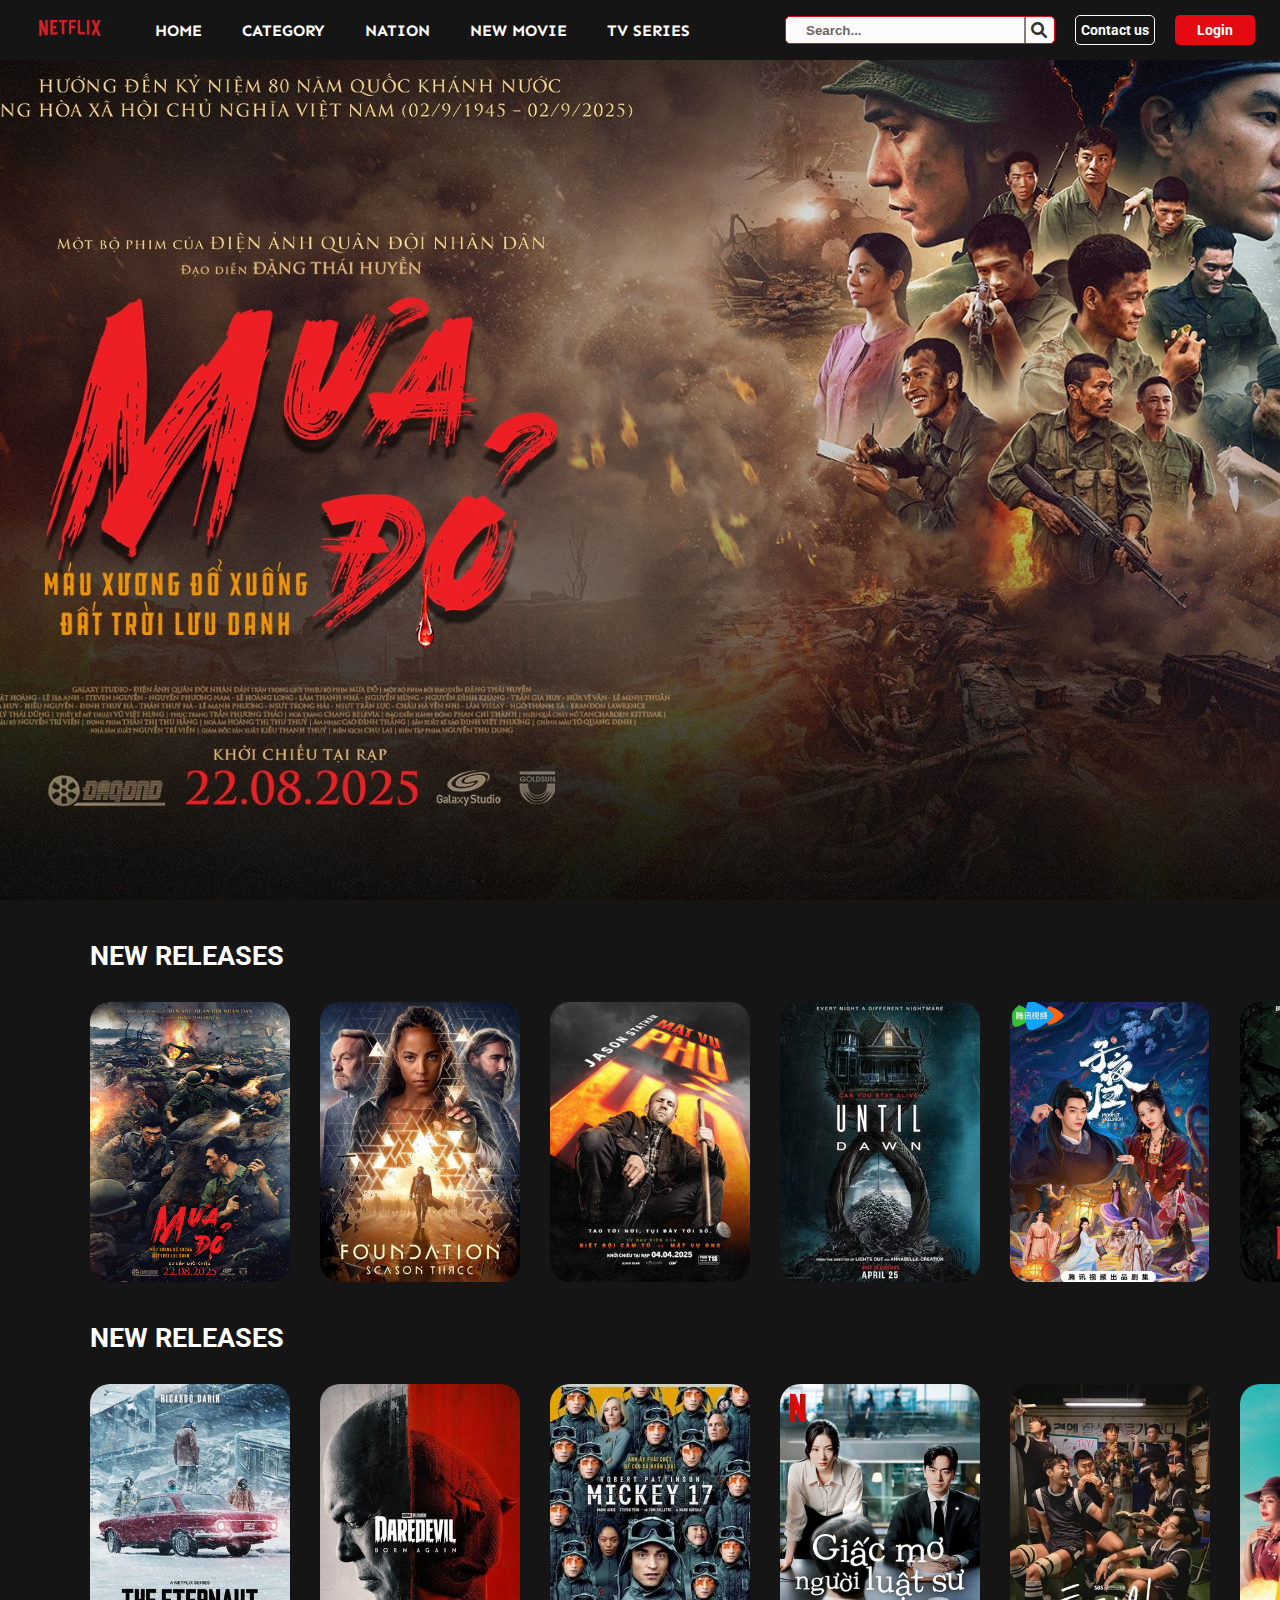
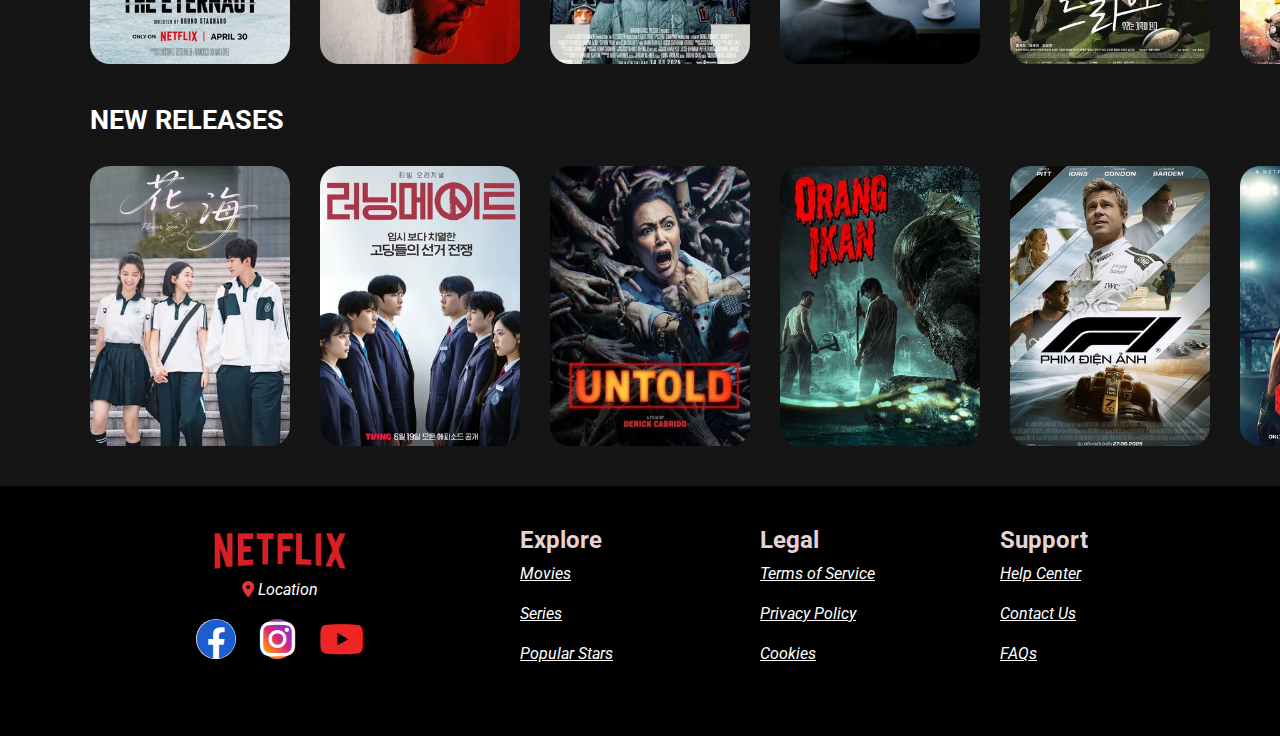
<file: index.html>
<!DOCTYPE html>
<html lang="en">
<head>
    <meta charset="UTF-8">
    <meta name="viewport" content="width=device-width, initial-scale=1.0">
    <title>NEWMOVIES</title>
    <link rel="stylesheet" href="style1.css">
    <link href="https://fonts.googleapis.com/css2?family=Roboto:ital,wght@0,100..900;1,100..900&family=Sen:wght@400..800&display=swap" rel="stylesheet">
    <link rel="stylesheet" href="https://cdnjs.cloudflare.com/ajax/libs/font-awesome/6.0.0-beta3/css/all.min.css">
</head>
<body>
    <!-- Navbar thanh điều hướng -->
    <div id="navbar"></div>
    <script>
        fetch("components/navbar.html")
      .then(res => res.text())
      .then(data => document.getElementById("navbar").innerHTML = data);
    </script>

    <!-- Banner -->
    <div class="banner">
        <img src="../assets/banner/banner_2.jpg" alt="">
    </div>

    <!-- Khu vực phim -->
    <!-- <div class="container">
        <div class="content-container">
            <div class="movie-list-container">
                <h1 class="movie-list-title">NEW RELEASES</h1>
                <div class="movie-list-wrapper">
                    <div class="movie-list">
                        <div class="movie-list-item">
                            <img class="movie-list-item-img" src="assets/banner/banner_1.jpg" alt=""> -->
                            <!-- <span class="movie-list-item-title">Her</span>
                            <p class="movie-list-item-desc">Lorem ipsum, dolor sit amet consectetur adipisicing elit.</p>
                            <button class="movie-list-item-button">Watch</button> -->
                        <!-- </div>
                        <div class="movie-list-item">
                            <img class="movie-list-item-img" src="assets/banner/banner_1.jpg" alt=""> -->
                            <!-- <span class="movie-list-item-title">Her</span>
                            <p class="movie-list-item-desc">Lorem ipsum, dolor sit amet consectetur adipisicing elit.</p>
                            <button class="movie-list-item-button">Watch</button> -->
                        <!-- </div>
                        <div class="movie-list-item">
                            <img class="movie-list-item-img" src="assets/banner/banner_1.jpg" alt=""> -->
                            <!-- <span class="movie-list-item-title">Her</span>
                            <p class="movie-list-item-desc">Lorem ipsum, dolor sit amet consectetur adipisicing elit.</p>
                            <button class="movie-list-item-button">Watch</button> -->
                        <!-- </div>
                        <div class="movie-list-item">
                            <img class="movie-list-item-img" src="assets/banner/banner_1.jpg" alt=""> -->
                            <!-- <span class="movie-list-item-title">Her</span>
                            <p class="movie-list-item-desc">Lorem ipsum, dolor sit amet consectetur adipisicing elit.</p>
                            <button class="movie-list-item-button">Watch</button> -->
                        <!-- </div>
                        <div class="movie-list-item">
                            <img class="movie-list-item-img" src="assets/banner/banner_1.jpg" alt=""> -->
                            <!-- <span class="movie-list-item-title">Her</span>
                            <p class="movie-list-item-desc">Lorem ipsum, dolor sit amet consectetur adipisicing elit.</p>
                            <button class="movie-list-item-button">Watch</button> -->
                        <!-- </div>
                        <div class="movie-list-item">
                            <img class="movie-list-item-img" src="assets/banner/banner_1.jpg" alt=""> -->
                            <!-- <span class="movie-list-item-title">Her</span>
                            <p class="movie-list-item-desc">Lorem ipsum, dolor sit amet consectetur adipisicing elit.</p>
                            <button class="movie-list-item-button">Watch</button> -->
                        <!-- </div>
                        <div class="movie-list-item">
                            <img class="movie-list-item-img" src="assets/banner/banner_1.jpg" alt=""> -->
                            <!-- <span class="movie-list-item-title">Her</span>
                            <p class="movie-list-item-desc">Lorem ipsum, dolor sit amet consectetur adipisicing elit.</p>
                            <button class="movie-list-item-button">Watch</button> -->
                        <!-- </div>
                    </div>
                    <i class="fa-solid fa-chevron-right arrow"></i>
                </div>
            </div>
        </div>
     </div> -->

    <div class="container">
        <div class="content-container">
            <div class="movie-list-container">
                <h2>NEW RELEASES</h2>
                <div class="movie-list-wrapper">
                <div class="movie-list">
                    <div class="movie-list-item">
                        <img src="assets/film_images/movie_1.jpg" alt="">
                        <div class="overlay">
                            <div class="icon-btn"><i class="icon fa-solid fa-play"></i></div>
                            <p class="movie-list-item-title">Mưa đỏ</p>
                        </div>
                        
                    </div>
                    <div class="movie-list-item">
                        <img src="assets/film_images/movie_2.jpg" alt="">
                        <div class="overlay">
                            <div class="icon-btn"><i class="icon fa-solid fa-play"></i></div>
                        </div>
                    </div>
                    <div class="movie-list-item">
                        <img src="assets/film_images/movie_3.jpg" alt="">
                        <div class="overlay">
                            <div class="icon-btn"><i class="icon fa-solid fa-play"></i></div>
                        </div>
                    </div>
                    <div class="movie-list-item">
                        <img src="assets/film_images/movie_4.jpg" alt="">
                        <div class="overlay">
                            <div class="icon-btn"><i class="icon fa-solid fa-play"></i></div>
                        </div>
                    </div>
                    <div class="movie-list-item">
                        <img src="assets/film_images/movie_5.jpg" alt="">
                        <div class="overlay">
                            <div class="icon-btn"><i class="icon fa-solid fa-play"></i></div>
                        </div>
                    </div>
                    <div class="movie-list-item">
                        <img src="assets/film_images/movie_6.jpg" alt="">
                        <div class="overlay">
                            <div class="icon-btn"><i class="icon fa-solid fa-play"></i></div>
                        </div>
                    </div>
                    <div class="movie-list-item">
                        <img src="assets/film_images/movie_6.jpg" alt="">
                        <div class="overlay">
                            <div class="icon-btn"><i class="icon fa-solid fa-play"></i></div>
                        </div>
                    </div>
                    <div class="movie-list-item">
                        <img src="assets/film_images/movie_6.jpg" alt="">
                        <div class="overlay">
                            <div class="icon-btn"><i class="icon fa-solid fa-play"></i></div>
                        </div>
                    </div>
                    <div class="movie-list-item">
                        <img src="assets/film_images/movie_6.jpg" alt="">
                        <div class="overlay">
                            <div class="icon-btn"><i class="icon fa-solid fa-play"></i></div>
                        </div>
                    </div>
                    <div class="movie-list-item">
                        <img src="assets/film_images/movie_6.jpg" alt="">
                        <div class="overlay">
                            <div class="icon-btn"><i class="icon fa-solid fa-play"></i></div>
                        </div>
                    </div>


                </div>
                </div>
            </div>
            <div class="movie-list-container">
                <h2>NEW RELEASES</h2>
                <div class="movie-list">
                    <div class="movie-list-item">
                        <img src="assets/film_images/movie_7.jpg" alt="">
                        <div class="overlay">
                            <div class="icon-btn"><i class="icon fa-solid fa-play"></i></div>
                        </div>
                    </div>
                    <div class="movie-list-item">
                        <img src="assets/film_images/movie_8.jpg" alt="">
                        <div class="overlay">
                            <div class="icon-btn"><i class="icon fa-solid fa-play"></i></div>
                        </div>
                    </div>
                    <div class="movie-list-item">
                        <img src="assets/film_images/movie_9.jpg" alt="">
                        <div class="overlay">
                            <div class="icon-btn"><i class="icon fa-solid fa-play"></i></div>
                        </div>
                    </div>
                    <div class="movie-list-item">
                        <img src="assets/film_images/movie_10.jpg" alt="">
                        <div class="overlay">
                            <div class="icon-btn"><i class="icon fa-solid fa-play"></i></div>
                        </div>
                    </div>
                    <div class="movie-list-item">
                        <img src="assets/film_images/movie_11.jpg" alt="">
                        <div class="overlay">
                            <div class="icon-btn"><i class="icon fa-solid fa-play"></i></div>
                        </div>
                    </div>
                    <div class="movie-list-item">
                        <img src="assets/film_images/movie_12.jpg" alt="">
                        <div class="overlay">
                            <div class="icon-btn"><i class="icon fa-solid fa-play"></i></div>
                        </div>
                    </div>
                </div>
            </div>
            <div class="movie-list-container">
                <h2>NEW RELEASES</h2>
                <div class="movie-list">
                    <div class="movie-list-item">
                        <img src="assets/film_images/movie_13.jpg" alt="">
                        <div class="overlay">
                            <div class="icon-btn"><i class="icon fa-solid fa-play"></i></div>
                        </div>
                    </div>
                    <div class="movie-list-item">
                        <img src="assets/film_images/movie_14.jpg" alt="">
                        <div class="overlay">
                            <div class="icon-btn"><i class="icon fa-solid fa-play"></i></div>
                        </div>
                    </div>
                    <div class="movie-list-item">
                        <img src="assets/film_images/movie_15.jpg" alt="">
                        <div class="overlay">
                            <div class="icon-btn"><i class="icon fa-solid fa-play"></i></div>
                        </div>
                    </div>
                    <div class="movie-list-item">
                        <img src="assets/film_images/movie_16.jpg" alt="">
                        <div class="overlay">
                            <div class="icon-btn"><i class="icon fa-solid fa-play"></i></div>
                        </div>
                    </div>
                    <div class="movie-list-item">
                        <img src="assets/film_images/movie_17.jpg" alt="">
                        <div class="overlay">
                            <div class="icon-btn"><i class="icon fa-solid fa-play"></i></div>
                        </div>
                    </div>
                    <div class="movie-list-item">
                        <img src="assets/film_images/movie_18.jpg" alt="">
                        <div class="overlay">
                            <div class="icon-btn"><i class="icon fa-solid fa-play"></i></div>
                        </div>
                    </div>
                </div>
            </div>
        </div>
    </div>
    <!-- Footer -->
    <footer id="footer"></footer>
    <script>
        fetch("components/footer.html")
      .then(res => res.text())
      .then(data => document.getElementById("footer").innerHTML = data);
    </script>
</body>
</html>
</file>
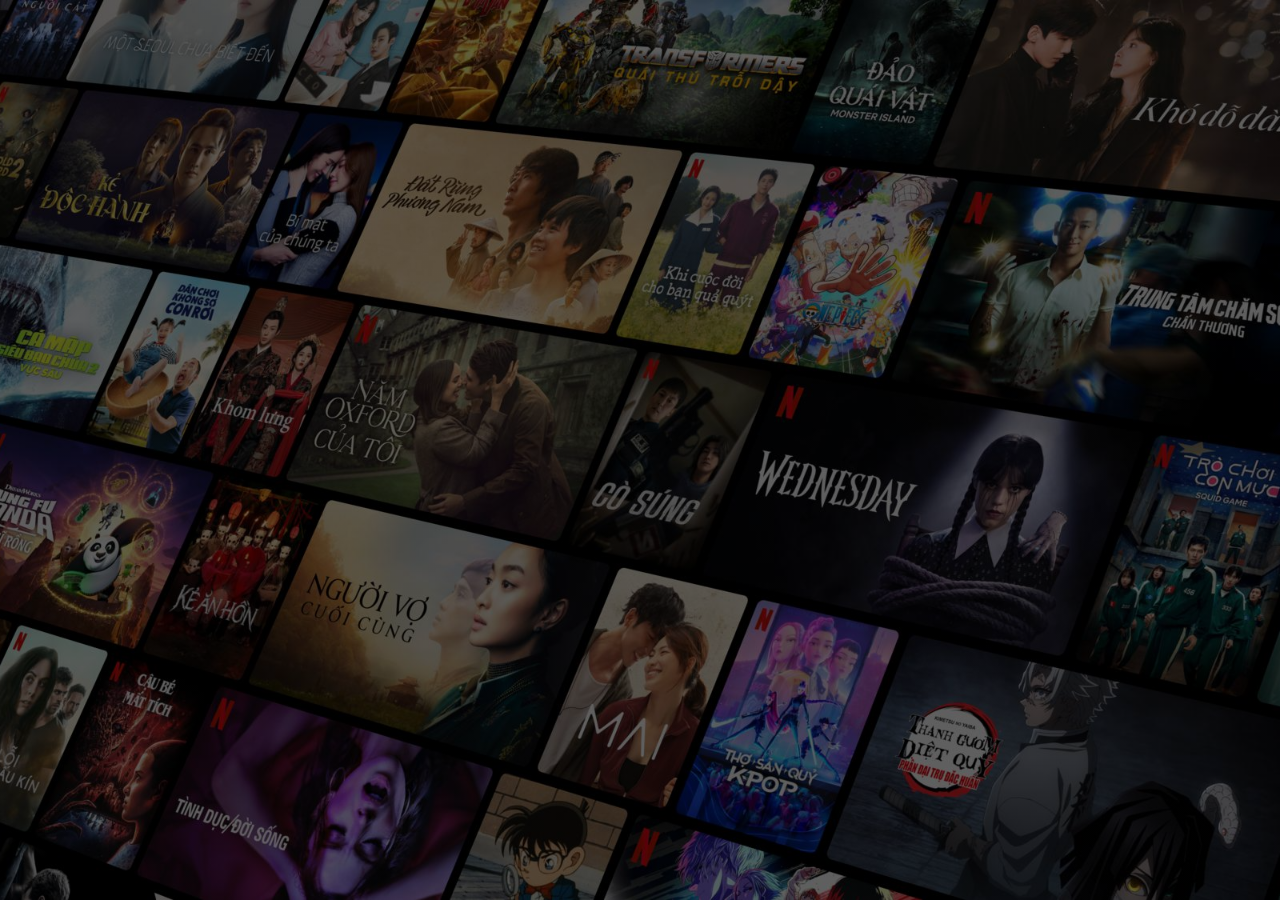
<file: login.html>
<!DOCTYPE html>
<html lang="en">
<head>
    <meta charset="UTF-8">
    <meta name="viewport" content="width=device-width, initial-scale=1.0">
    <title>Log in</title>
    <link rel="stylesheet" href="login.css">
    <link href='https://unpkg.com/boxicons@2.1.4/css/boxicons.min.css' rel='stylesheet'>
    <link href="https://fonts.googleapis.com/css2?family=Poppins:wght@300;400;500;600;700;800;900&display=swap" rel="stylesheet">
    <style>
        body {
            background: linear-gradient(rgba(0, 0, 0, 0.5), rgba(0, 0, 0, 0.5)), url("assets/banner/background_login.jpg");
            background-size: cover;
            background-position: center;
        }
    </style>
</head>
<body>
    <div class="container">
        <div class="form-box login">
            <form action="">
                <h1>Sign in</h1>
                <div class="input-box">
                    <input type="text" placeholder="Username" required>
                    <i class='bx bxs-user'></i>
                </div>
                <div class="input-box">
                    <input type="password" placeholder="Password" required>
                    <i class='bx bxs-lock-alt'></i>
                </div>
                <div class="forgot-link">
                    <a href="#">Forgot password?</a>
                </div>
                <button type="submit" class="btn">Sign in</button>
                <!-- <p>or login with social platforms</p> -->
                <!-- <div class="social-icons">
                    <a href="#"><i class='bx bxl-google' ></i></a>
                    <a href="#"><i class='bx bxl-facebook'></i></a>
                    <a href="#"><i class='bx bxl-github'></i></a>
                    <a href="#"><i class='bx bxl-linkedin' ></i></a>
                </div> -->
            </form>
        </div>

        <div class="form-box register">
            <form action="">
                <h1>Registration</h1>
                <div class="input-box">
                    <input type="text" placeholder="Username" required>
                    <i class='bx bxs-user'></i>
                </div>  
                <div class="input-box">
                    <input type="email" placeholder="Email" required>
                    <i class='bx bxs-envelope' ></i>
                </div>
                <div class="input-box">
                    <input type="password" placeholder="Password" required>
                    <i class='bx bxs-lock-alt'></i>
                </div>
                <div class="forgot-link">
                    <a href="#">Forgot password?</a>
                </div>
                <button type="submit" class="btn">Login</button>
                <p>or login with social platforms</p>
                <div class="social-icons">
                    <a href="#"><i class='bx bxl-google' ></i></a>
                    <a href="#"><i class='bx bxl-facebook'></i></a>
                    <a href="#"><i class='bx bxl-github'></i></a>
                    <a href="#"><i class='bx bxl-linkedin' ></i></a>
                </div>
            </form>
        </div>
        <div class="toggle-box">
            <div class="toggle-panal toggle-left">
                <h1>Hello, Welcome!</h1>
                <p>Don't have an account?</p>
                <button class="btn register-btn">register</button>
            </div>
        </div>
    </div>
</body>
</html>
</file>
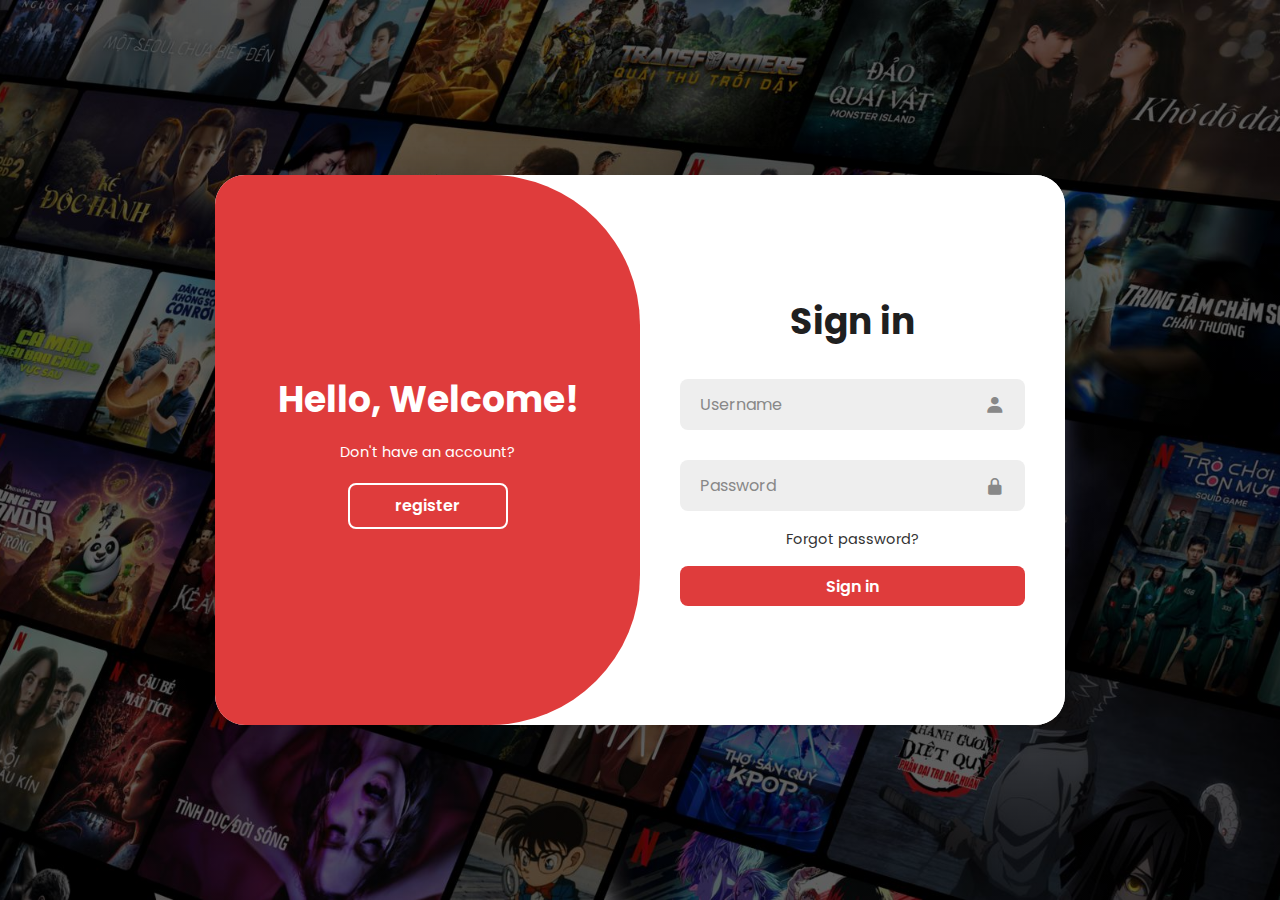
<file: login1.html>
<!DOCTYPE html>
<html lang="en">
<head>
    <meta charset="UTF-8">
    <meta name="viewport" content="width=device-width, initial-scale=1.0">
    <title>Log in</title>
    <link rel="stylesheet" href="login1.css">
    <link href='https://unpkg.com/boxicons@2.1.4/css/boxicons.min.css' rel='stylesheet'>
    <link href="https://fonts.googleapis.com/css2?family=Poppins:wght@300;400;500;600;700;800;900&display=swap" rel="stylesheet">
    <style>
        body {
            background: linear-gradient(rgba(0, 0, 0, 0.5), rgba(0, 0, 0, 0.5)), url("assets/banner/background_login.jpg");
            background-size: cover;
            background-position: center;
        }
    </style>
</head>
<body>
    <div class="container">
        <div class="form-box login">
            <form action="">
                <h1>Sign in</h1>
                <div class="input-box">
                    <input type="text" placeholder="Username" required>
                    <i class='bx bxs-user'></i>
                </div>
                <div class="input-box">
                    <input type="password" placeholder="Password" required>
                    <i class='bx bxs-lock-alt'></i>
                </div>
                <div class="forgot-link">
                    <a href="#">Forgot password?</a>
                </div>
                <button type="submit" class="btn">Sign in</button>
                <!-- <p>or login with social platforms</p> -->
                <!-- <div class="social-icons">
                    <a href="#"><i class='bx bxl-google' ></i></a>
                    <a href="#"><i class='bx bxl-facebook'></i></a>
                    <a href="#"><i class='bx bxl-github'></i></a>
                    <a href="#"><i class='bx bxl-linkedin' ></i></a>
                </div> -->
            </form>
        </div>

        <div class="form-box register">
            <form action="">
                <h1>Registration</h1>
                <div class="input-box">
                    <input type="text" placeholder="Username" required>
                    <i class='bx bxs-user'></i>
                </div>  
                <div class="input-box">
                    <input type="email" placeholder="Email" required>
                    <i class='bx bxs-envelope' ></i>
                </div>
                <div class="input-box">
                    <input type="password" placeholder="Password" required>
                    <i class='bx bxs-lock-alt'></i>
                </div>
                <div class="forgot-link">
                    <a href="#">Forgot password?</a>
                </div>
                <button type="submit" class="btn">Login</button>
                <p>or login with social platforms</p>
                <div class="social-icons">
                    <a href="#"><i class='bx bxl-google' ></i></a>
                    <a href="#"><i class='bx bxl-facebook'></i></a>
                    <a href="#"><i class='bx bxl-github'></i></a>
                    <a href="#"><i class='bx bxl-linkedin' ></i></a>
                </div>
            </form>
        </div>
        <div class="toggle-box">
            <div class="toggle-panal toggle-left">
                <h1>Hello, Welcome!</h1>
                <p>Don't have an account?</p>
                <button class="btn register-btn">register</button>
            </div>
        </div>
    </div>
</body>
</html>
</file>
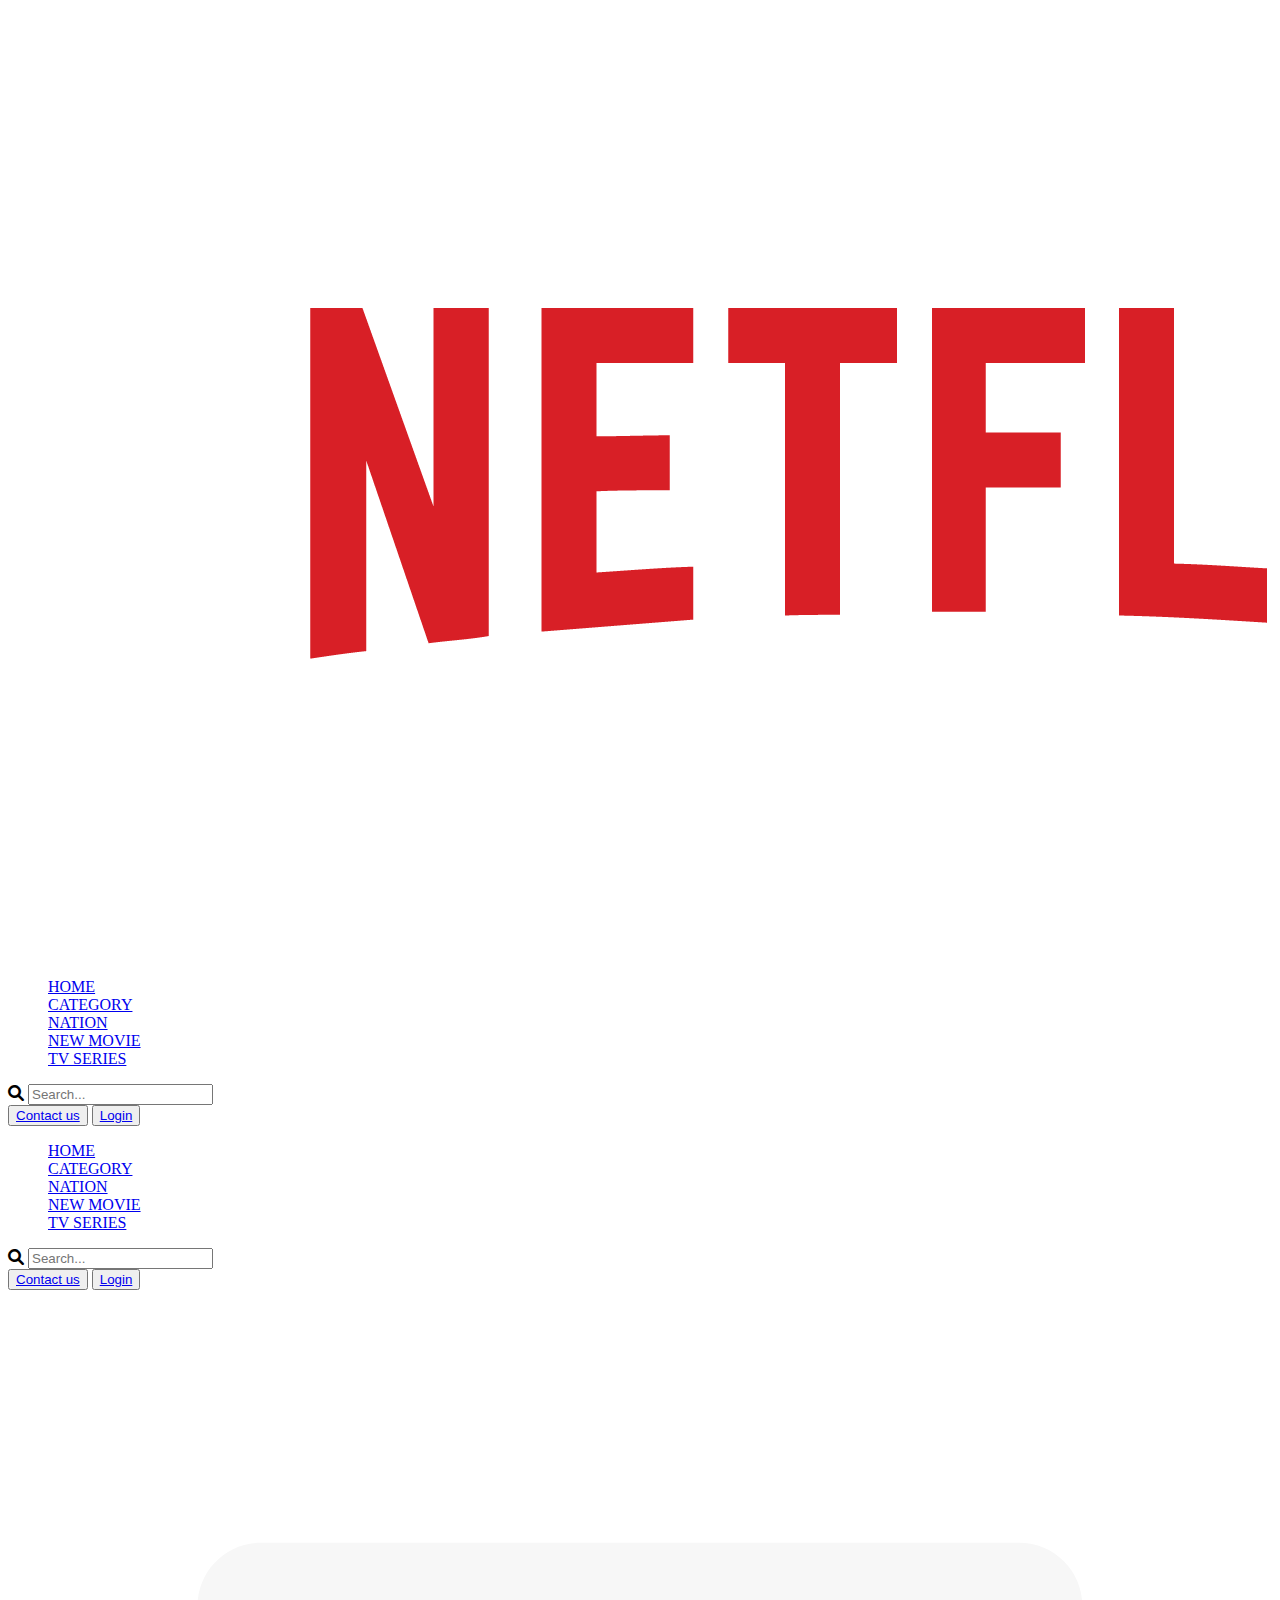
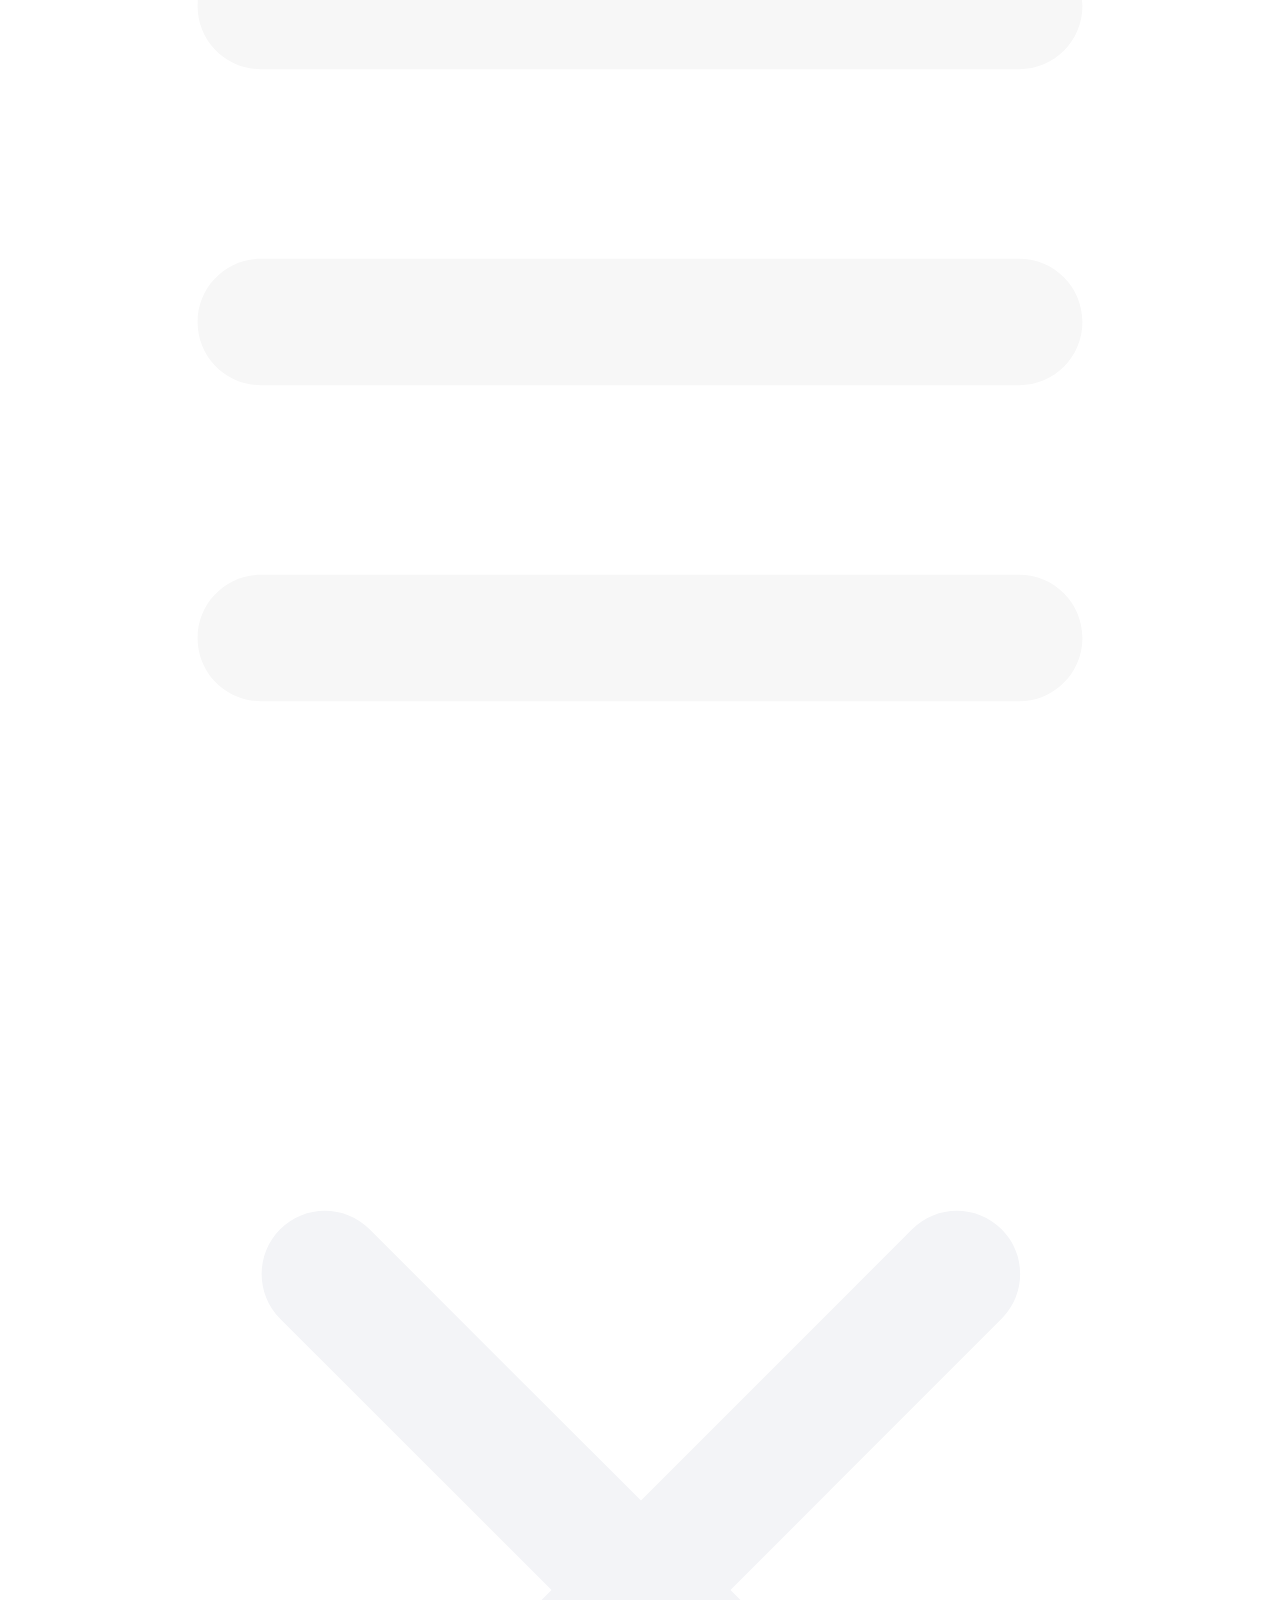
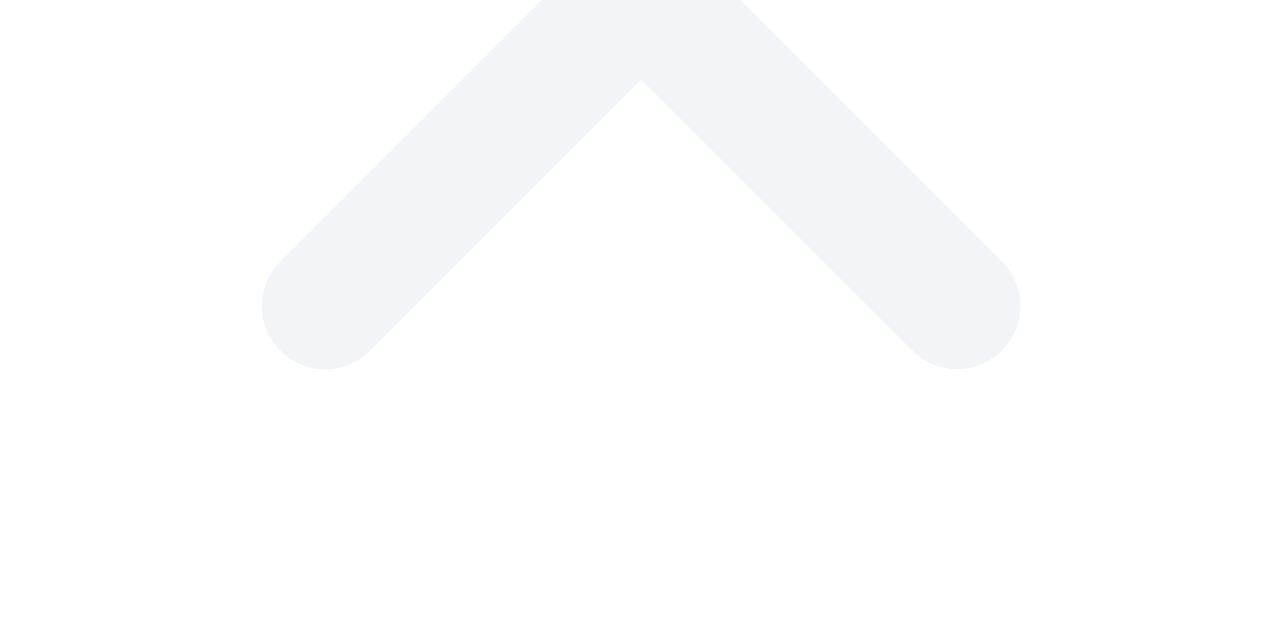
<file: Movies.html>
<!DOCTYPE html>
<html lang="en">
<head>
    <meta charset="UTF-8">
    <meta name="viewport" content="width=device-width, initial-scale=1.0">
    <title>Movies</title>
</head>
<body>
    <div id="navbar"></div>
    <script>
        fetch("components/navbar.html")
      .then(res => res.text())
      .then(data => document.getElementById("navbar").innerHTML = data);
    </script>
</body>
</html>
</file>
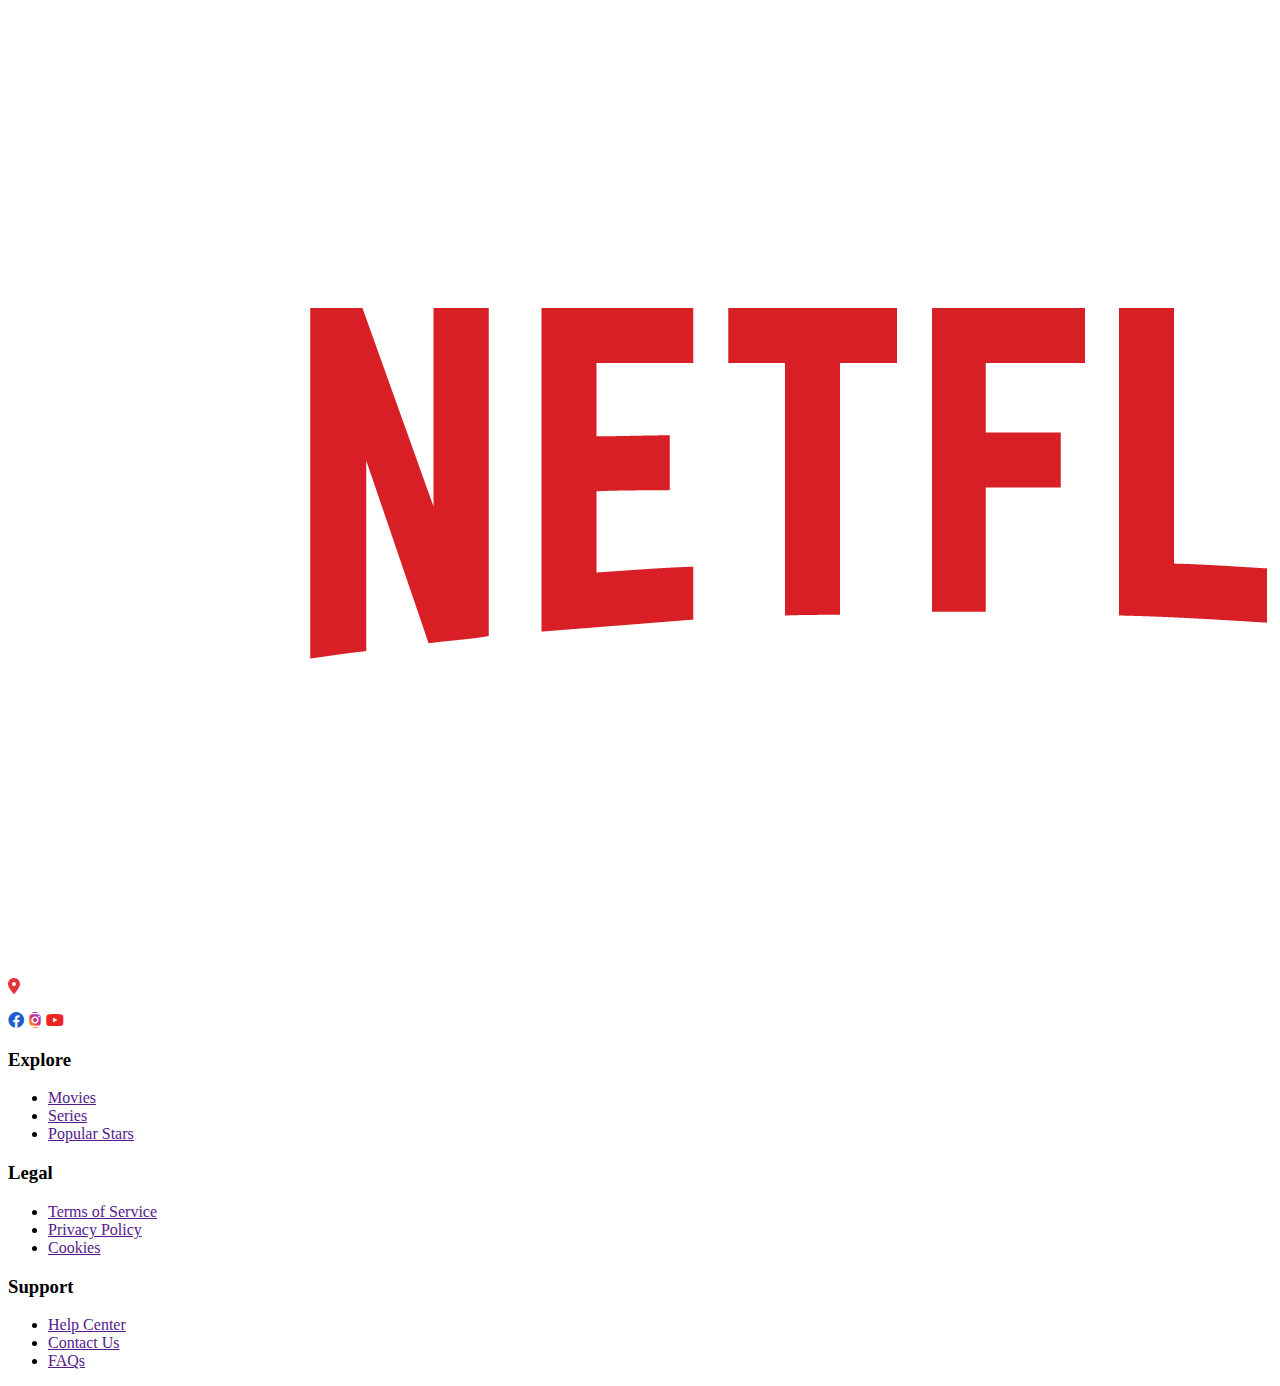
<file: components/footer.html>
<!DOCTYPE html>
<html lang="en">
<head>
    <meta charset="UTF-8">
    <meta name="viewport" content="width=device-width, initial-scale=1.0">
    <title>Footer</title>
    <!-- <link rel="stylesheet" href="../style1.css"> -->
    <link rel="stylesheet" href="https://cdnjs.cloudflare.com/ajax/libs/font-awesome/6.0.0-beta3/css/all.min.css">
</head>
<body>
    <footer class="footer">
        <div class="footer-logo">
            <img src="../assets/banner/logo.png" alt="">
            <p><i class="fa-solid fa-location-dot" style="color: #e2343a;"></i> 
            <em><a href="" style="color: white; text-decoration: none;">Location</a></em></p>
            <a href="facebook.com"><i class="fa-brands fa-facebook" style="color: #1c5ece; background-color: rgba(255,255,255); border-radius: 50%;"></i></a>
            <a href="facebook.com"><i class="fa-brands fa-instagram" style="background: linear-gradient(45deg,#feda75,#fa7e1e,#d62976,#962fbf,#4f5bd5); border-radius: 30px; color: white"></i></a>
            <a href="facebook.com"><i class="fa-brands fa-youtube" style="color: #ef2525;"></i></a>
        </div>

        <div class="footer-columns">
            <div class="footer-column">
                <h3 class="footer-title">Explore</h3>
                <ul class="footer-list">
                    <li class="footer-item"><a href="">Movies</a></li>
                    <li class="footer-item"><a href="">Series</a></li>
                    <li class="footer-item"><a href="">Popular Stars</a></li>
                </ul>
            </div>

            <div class="footer-column">
                <h3 class="footer-title">Legal</h3>
                <ul class="footer-list">
                    <li class="footer-item"><a href="">Terms of Service</a></li>
                    <li class="footer-item"><a href="">Privacy Policy</a></li>
                    <li class="footer-item"><a href="">Cookies</a></li>
                </ul>
            </div>

            <div class="footer-column">
                <h3 class="footer-title">Support</h3>
                <ul class="footer-list">
                    <li class="footer-item"><a href="">Help Center</a></li>
                    <li class="footer-item"><a href="">Contact Us</a></li>
                    <li class="footer-item"><a href="">FAQs</a></li>
                </ul>
            </div>
        </div>
    </footer>
</body>
</html>
</file>
<file: style1.css>
* {
    margin: 0;
    padding: 0;
    box-sizing: border-box;
}

body {
  font-family: 'Roboto', sans-serif;
  overflow-x: hidden;
}

.navbar {
    position: fixed;  
    top: 0;
    left: 0;
    z-index: 1000;
    width: 100%;
    height: 60px;
    background: #151515; 
    /* backdrop-filter: blur(5px);       */
}

.navbar-container {
    color: white;
    display: flex;
    align-items: center;
    padding: 0 25px;
    height: 100%;
    font-family: "Sen", sans-serif;
}

.logo-container {
    flex: 1;
}

.logo-container .logo {
    width: 100%;
    padding-right: 30px;
    
}

.menu-container {
    flex: 5;
}

.menu-list {
    display: flex;
    gap: 20px;
}

/* Thiết kế thanh chuyển dưới chân chữ */
.menu-list-item a {
    position: relative;
    text-decoration: none;
    color: rgb(255, 253, 253);
    padding: 5px 10px; 
    font-weight: bold;
}

.menu-list-item a::after {
    content: "";
    position: absolute;
    left: 0;
    bottom: -3px; /* cách chữ 1 chút */
    width: 100%;
    height: 4px;   /* độ dày của thanh dẹt */
    background: rgb(255, 216, 45);
    border-radius: 3px;
    opacity: 0;
    transition: opacity 0.3s ease, transform 0.3s ease;
    transform: scaleX(0);
    transform-origin: center;
}

.menu-list-item a:hover::after,
.menu-list-item a.active::after {
    opacity: 1;
    transform: scaleX(1);
}

.profile-container {
    display: flex;
    flex: 1;
    align-items: center;
    justify-content: center;
}

.search-icon {
  position: relative;
  margin-right: 15px;
  left: 55%;
  color: #333;
  padding: 5px;
  border-left: 2px solid rgb(133, 127, 127);
}

.search-box {
  padding: 5px 20px;
  border-radius: 5px;
  border: 1px solid #E50914;
  background-color: #fdfbfb;
  height: 28px;
  width: 270px;
}

/* Ẩn nút x (clear) mặc định của search input trên Chrome, Edge */
.search-box::-webkit-search-cancel-button {
  -webkit-appearance: none;
  appearance: none;
}

.search-box::placeholder {
  color: #6d6767;
  font-weight: bold;
}

.sign-in-container {
  display: flex;
}

.btn {
    width: 80px;
    height: 30px;
    margin-left: 20px;
    background-color: #E50914;
    border-radius: 5px;  
    font-weight: bold;
    border: none;
    font-family: 'Roboto', sans-serif;
    font-size: 14px;
}

.btn a {
  text-decoration: none;
  color: white;
}

.btn.register {
  background-color: transparent;
  border: 1px solid #fdfbfb;
}
  
.banner {
  width: 100%;
  height: 100vh;
  /* padding-top: 60px; */
  /* overflow: hidden; */
  background-size: cover;
  background-position: center;
}

.banner img {
  width: 100%;
  height: 100vh;
  object-fit: cover;
  
}

.container {
  background-color: #151515;
  min-height: calc(100vh - 50px);
}

.content-container {
  /* background-color: #e2343a; */
  margin-left: 50px;
  padding: 20px;
}

.movie-list-container {
  color: white;
  padding: 20px;
  font-size: 18px;
  font-weight: bold;
  /* background-color: aqua; */
}

.movie-list {
  display: flex;
  margin: 30px 0;
  /* overflow-x: scroll;
  overflow-y: hidden; */
  /* background-color: rgb(117, 39, 168); */
  /* width: 100vw; */
  height: 250px;
}

.movie-list-item {
  /* background-color: darkcyan; */
  position: relative;
  width: 200px;
  height: 270px;
  margin-right: 30px;
  border-radius: 20px;
  /* overflow: hidden; */
  cursor: pointer;
  transition: transform 0.3s ease, box-shadow 0.3s ease;
  /* border: 1px solid #333; */
  /* overflow: hidden; */
}

.movie-list-item:hover {
  transform: scale(1.1); 
  z-index: 10;                              /* nổi lên trên */
  /*box-shadow: 0 8px 20px rgba(0, 0, 0, 0.6); thêm đổ bóng */
}

.movie-list-item img {
  width: 200px;
  height: 280px;
  object-fit: cover;
  border-radius: 20px;
  /* transition: transform 0.3s ease; */
}

.overlay {
  position: absolute;
  background-color: black;
  top: 0;
  left: 0;
  width: 100%;
  height: 280px;
  background: rgba(44, 42, 42, 0.6);
  opacity: 0;
  display: flex;
  align-items: center;
  justify-content: center;
  transition: opacity 0.5s ease-in-out;
  border-radius: 20px;
}

.overlay p {
  position: absolute;
  bottom: 20px;
  font-size: 16px;
  
}

.icon-btn {
  width: 60px;
  height: 60px;
  border-radius: 50%;
  /* border: none; */
  /* outline: none; */
  font-size: 28px;
  color: white;
  background: rgba(255, 0, 0, 0.8);
  display: flex;
  align-items: center;
  justify-content: center;
  cursor: pointer;
  transform: scale(0.8);
  transition: transform 0.5s ease-in-out; 
}

.movie-list-item:hover .overlay{
  opacity: 1;
}

.movie-list-item:hover .play-btn {
  transform: scale(1.1);
}

.footer {
  width: 100%;
  height: 250px;
  background-color: black;
  color:white;
  padding: 40px;
  display: flex;
}

.footer-logo {
  flex: 1;
  text-align: center;
}

.fa-brands {
  margin: 20px 10px;
  font-size: 40px;
}

.footer-logo img {
  width: 40%;
  height: 50px;
  object-fit: cover;
}

.footer-columns {
  flex: 1.5;
  display: flex;
}

.footer-column {
  flex: 1;
}

.footer-title {
  color: #e6d2d5;
  font-weight: bold;
  font-size: 24px;
}

.footer-list {
  list-style: none;
}

.footer-item a {
  color: white;
  /* text-decoration: none; */
  line-height: 2.5;
  font-style: italic;
}

.nav-bars-btn {
  display: none;
  width: 28px;
  height: 28px;
  /* color: white; */
}

/* .nav-overlay {
  display: none; 
  width: 100%;
  position:fixed;
  top: 0;
  left: 0;
  top: 0;
  bottom: 0;
  background-color: rgba(0, 0, 0, 0.5);
} */

.nav-mobile {
  display: none;
  position: fixed;
  top: 0;
  bottom: 0;
  width: 100%;
  background-color: rgba(0, 0, 0, 0.7);
  text-align: center;
  margin-top: 45px;
  animation: fadein linear 0.4s; 
}

.menu-mobile-container {
  margin-top: -40px;
}
.menu-mobile-list {
  /* margin: 0px 20px 20px; */
  margin-top: 50px;
  /* background-color: red; */
}

.menu-mobile-list a {
  text-decoration: none;
  color: white;
  /* background-color: rgba(180, 181, 192, 0.4); */
}

.menu-mobile-list input {
  padding-left: 15px;
}

.menu-mobile-list-item {
  margin: 10px;
  padding: 5px 0;
  background-color: rgba(190, 182, 182, 0.2);
  border: 1px solid rgba(228, 236, 228, 0.233);
  border-radius: 5px;
  color: white;
  
}

.menu-mobile-list-item:hover {
  background-color: rgba(255, 0, 0, 0.8);
}

.profile-mobile-container {
  margin: 0;
  /* background-color: rgb(178, 66, 189); */
}

.search-container {
  position: relative;
  display: inline-block;
}

.mobile-search-box {
  border-radius: 5px;
  border: 1px solid #E50914;
  background-color: #fdfbfb;
  height: 28px;
  width: 340px;
  padding-right: 35px;
  padding-left: 10px;
}

.mobile-search-icon {
  position: absolute;
  right: 10px;
  top: 50%;
  transform: translateY(-50%);
  color: #333;
  border-left: 2px solid rgba(133, 127, 127, 0.692);
  padding-left: 8px;
  cursor: pointer;
}

.mobile-search-box::placeholder {
  color: #6d67679d;
  font-weight: bold;
}

.mobile-search-box::-webkit-search-cancel-button {
  -webkit-appearance: none;
  appearance: none;
}

.sign-in-mobile-container {
  margin: 15px;
}

.btn-mobile {
  width: 80px;
  height: 35px;
  margin: 5px 10px;
  background-color: #E50914;
  border-radius: 5px;  
  font-weight: bold;
  border: none;
  font-family: 'Roboto', sans-serif;
  font-size: 14px;
}

.btn-mobile.register {
  background-color: #817c7c9c;
  border: 1px solid #fdfbfb;
}

.btn-mobile a {
  text-decoration: none;
  color: white;
}

.nav-mobile-close {
  display: none;
  width: 30px;
  height: 30px;
  /* background-color: white; */
  /* margin: 0px auto 0px; */
  /* margin-top: 20px; */
}

#nav-mobile-input:checked ~ .nav-mobile {
  display: block;
}

#nav-mobile-input:checked ~ .nav-bars-btn {
  display: none;
}

#nav-mobile-input:checked ~ .nav-mobile-close {
  display: block;
}

/* Mobile (max-width: 768px) */
@media (max-width: 430px) {
  .navbar {
    height: 45px;
    width: 100%;
  }
  
  .navbar-container {
    /* display: flex; */
    /* flex-direction: row; */
    /* align-items: center; */
    padding-left: 0;
    padding-right: 15px;
  }

  .logo-container .logo {
    width: 40%;
    margin-top: 8px;
  }

  .menu-container {
    display: none;
    /* width: 100%;
    margin-top: 10px; */
  }

  /* .menu-list {
    flex-direction: column;
    gap: 10px;
  } */

  .profile-container {
    display: none;
    /* flex-direction: column;
    align-items: flex-start;
    width: 100%;
    margin-top: 10px; */
  }

  /* .search-box {
    width: 100%;
    margin-top: 10px;
  } */

  /* .sign-in-container {
    flex-direction: row;
    width: 100%;
    margin-top: 10px;
  } */

  /* .btn {
    width: 100px;
    margin: 10px 10px 0 0;
  } */

  .banner {
    width: 100%;
    height: 250px;
    margin-top: 30px;
  }
  .banner img {
    height: 260px;
    width: 100%;
    object-fit: cover;
  }

  .content-container {
    padding: 10px 0;
    margin: 0 0 0 0;
  }

  .movie-list {
    overflow-x: scroll;
    overflow-y: hidden;
  }
  
  .movie-list-container {
    padding-bottom: 0px;
    font-size: 11px;
  }
  
  .movie-list {
    margin-bottom: 0px;
    margin-top: 0;
  }
  .movie-list-item {
    width: 160px;
    height: 200px;
    margin: 20px 10px 0px 12px;
  }

  .movie-list-item img {
  width: 150px;
  height: 220px;
  object-fit: cover;
  display: block;    
  }

  .overlay {
  width: 100%;
  height: 220px;
  }

  .footer {
    flex-direction: column;
    align-items: center;
    text-align: center;
    height: auto;
  }

  .footer-columns {
    flex-direction: column;
    margin-top: 20px;
  }

  .footer-logo img {
    width: 60%;
  }

  .footer-column {
    margin-bottom: 20px;
  }

  .icon-btn {
    width: 50px;
    height: 50px;
    font-size: 22px;
  }
  .nav-bars-btn {
    display: block;
  }
}

@keyframes fadein {
  from {
    opacity: 0;
  }
  to {
    opacity: 1;
  }
}
</file>
<file: login.css>
* {
    margin: 0;
    padding: 0;
    box-sizing: border-box;
}

body {
    font-family: 'Poppins', sans-serif;
    display: flex;
    justify-content: center;
    align-items: center;
    min-height: 100vh;
    background: linear-gradient(rgba(0,0,0,0.5)), url("/assets/banner/background_login.jpg");
}
.container {
    display: none;
    background: rgb(127, 129, 126, 0.5);
    width: 380px;
    border-radius: 30px;
    box-shadow: 0 0 30px rgba(0, 0, 0, 0.5);
}

.container.active {
    display: block;
}

.form-box {
    /* background-color: rgb(209, 39, 39); */
    text-align: center;
    height: 100%;
    display: flex;
    flex-direction: column;
    justify-content: center;
    padding: 30px 40px;
    color: white;
    border-radius: 30px;
    border: 2px solid rgba(204, 76, 76, 0.3);
}

.container h1 {
    font-size: 36px;
    margin-bottom: 25px;
}

.input-box {
    position: relative;
    margin: 15px 0;
}

.input-box input {
    width: 100%;
    padding: 13px 50px 13px 20px;
    border-radius: 5px;
    border: none;
}

.input-box input:focus {
    outline: none;
    box-shadow: 0 0 5px rgba(81, 203, 238, 1);
    border: 1px solid rgba(81, 203, 238, 1);
}

.input-box input::placeholder {
    color: #333;
    font-size: 14px;
}

.input-box i {
    position: absolute;
    right: 10px;
    top: 50%;
    transform: translateY(-50%);
    font-size: 20px;
    color: #888;
}

.forgot-link {
    margin: 10px 0 0 0;
    font-size: 14px;
}

.forgot-link a {
    color: white;
    text-decoration: none;
}

.btn {
    width: 100%;
    height: 40px;
    margin-top: 20px;
    background: rgb(223, 60, 60);
    border-radius: 8px;
    border: none;
    cursor: pointer;
    font-size: 16px;
    color: #fff;
    font-weight: 600;
}

.btn:focus {
    background: rgb(211, 38, 38);
}

.optional-link {
    margin-top: 15px;
    font-size: 14px;
}

.optional-link a {
    color: white;
    font-style: italic;
    text-decoration: underline;
    cursor: pointer;
}

/* ------------------- RESPONSIVE ------------------- */
/* @media (max-width: 768px) {
    .container {
        width: 90%;
        margin: 0 20px;
        border-radius: 20px;
    }

    .form-box {
        padding: 25px 20px;
    }

    .container h1 {
        font-size: 28px;
    }

    .btn {
        font-size: 14px;
        height: 38px;
    }
} */

@media (max-width: 430px) {
    body {
        padding: 40px;
    }

    .container {
        width: 100%;
        /* box-shadow: none; */
        background: rgba(127, 129, 126, 0.7);
    }

    .form-box {
        padding: 30px 30px;
    }

    .container h1 {
        font-size: 30px;
    }

    .input-box input {
        padding: 12px 45px 12px 15px;
        font-size: 14px;
    }

    .input-box i {
        font-size: 18px;
        right: 8px;
    }

    .btn {
        font-size: 16px;
        height: 36px;
    }

    .forgot-link,
    .optional-link {
        font-size: 14px;
    }
}
</file>
<file: login1.css>
* {
    margin: 0;
    padding: 0;
    box-sizing: border-box;
    font-family: 'Poppins', sans-serif;
}

body {
    display: flex;
    justify-content: center;
    align-items: center;
    min-height: 100vh;
    /* background: linear-gradient(90deg, #e2e2e2, #c9d6ff); */
    background-color: rgb(39, 43, 43);
}

.container {
    position: relative;
    background: white;
    width: 850px;
    height: 550px;
    border-radius: 30px;
    box-shadow: 0 0 30px rgba(0, 0, 0, 0.2);
    overflow: hidden;
}

.form-box {
    position: absolute;
    width: 50%;
    height: 100%;
    right: 0;
    /* background-color: seagreen; */
    /* background: rgb(224, 41, 41); */
    background: #fff;
    display: flex;
    align-items: center;
    color: rgb(31, 32, 32);
    text-align: center;
    padding: 40px;
    z-index: 1;
}

.form-box.register {
    visibility: hidden;
}

form {
    width: 100%;
}

.container h1 {
    font-size: 36px;
    padding: -10px 0;
}

.input-box {
    position: relative;
    margin: 30px 0;
}

.input-box input {
    width: 100%;
    padding: 13px 50px 13px 20px;
    background: #eee;
    border-radius: 8px;
    border: none;
    outline: none;
    font-size: 16px;
    color: #333;
    font-weight: 500;
}

.input-box input::placeholder {
    color: #888;
    font-weight: 400;
}

.input-box i {
    position: absolute;
    right: 20px;
    top: 50%;
    transform: translateY(-50%);
    font-size: 20px;
    color: #888;
}

.forgot-link {
    margin: -15px 0 15px;  
}

.forgot-link a {
    font-size: 14.5px;
    color: #333;
    text-decoration: none;
}

.btn {
    width: 100%;
    height: 40px;
    background: rgb(223, 60, 60);
    border-radius: 8px;
    box-sizing: 0 0 10px rgba(0, 0, 0, .1);
    border: none;
    cursor: pointer;
    font-size: 16px;
    color: #fff;
    font-weight: 600;
}

.container p {
    font-size: 14.5px;
    margin: 15px 0;
}

.social-icons a {
    display: inline-flex;
    padding: 10px;
    border: 2px solid #ccc;
    border-radius: 8px;
    font-size: 24px;
    color: #333;
    text-decoration: none;
    margin: 0 8px;
}

.toggle-box {
    position: absolute;
    width: 100%;
    height: 100%;
}

.toggle-box::before {
    content: '';
    position: absolute;
    left: -250%;
    width: 300%;
    height: 100%;
    background: rgb(223, 60, 60);
    border-radius: 150px;
    z-index: 2;
}

.toggle-panal {
    position: absolute;
    width: 50%;
    height: 100%;
    color: white;
    /* background: rgb(224, 41, 41); */
    display: flex;
    flex-direction: column;
    justify-content: center;
    align-items: center;
    z-index: 2;
}

.toggle-panal p {
    margin-bottom: 20px;
}

.toggle-panal .btn {
    width: 160px;
    height: 46px;
    background: transparent;
    border: 2px solid #fff;
    box-shadow: none;
}
</file>
